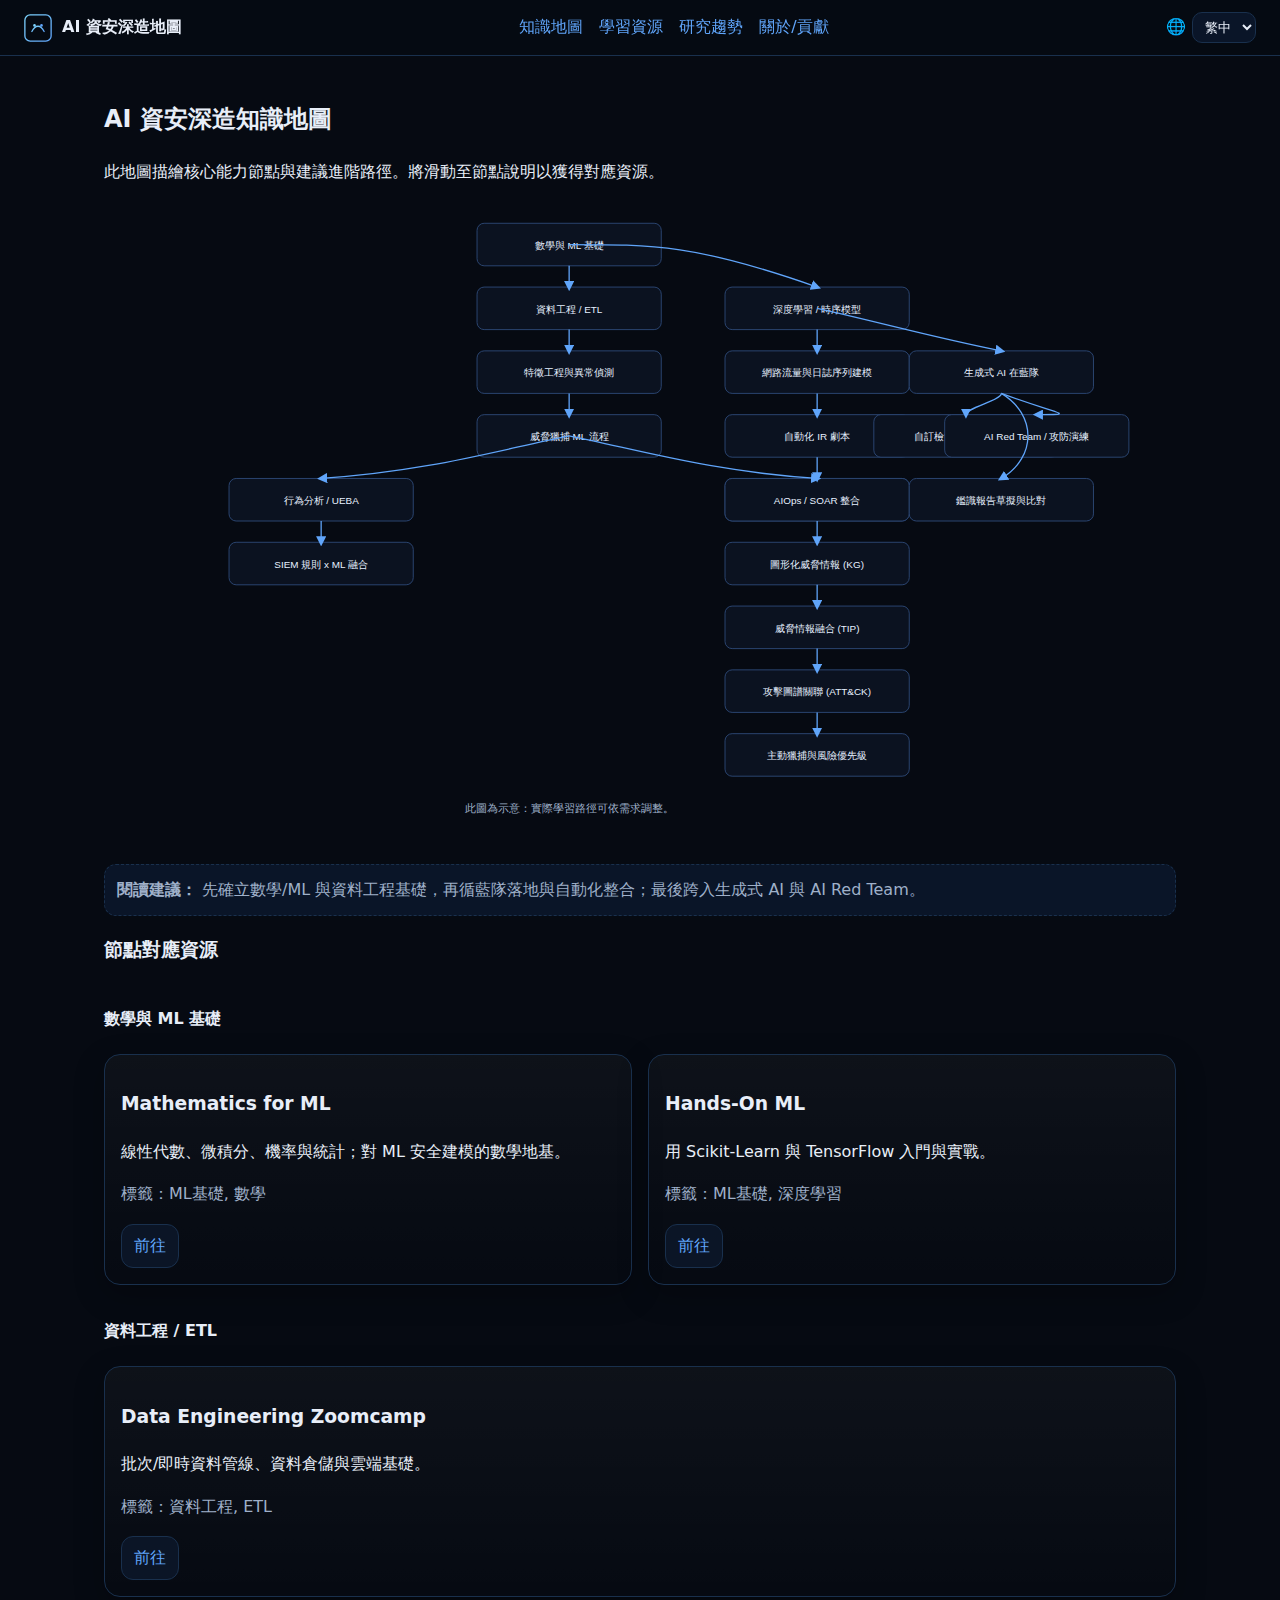
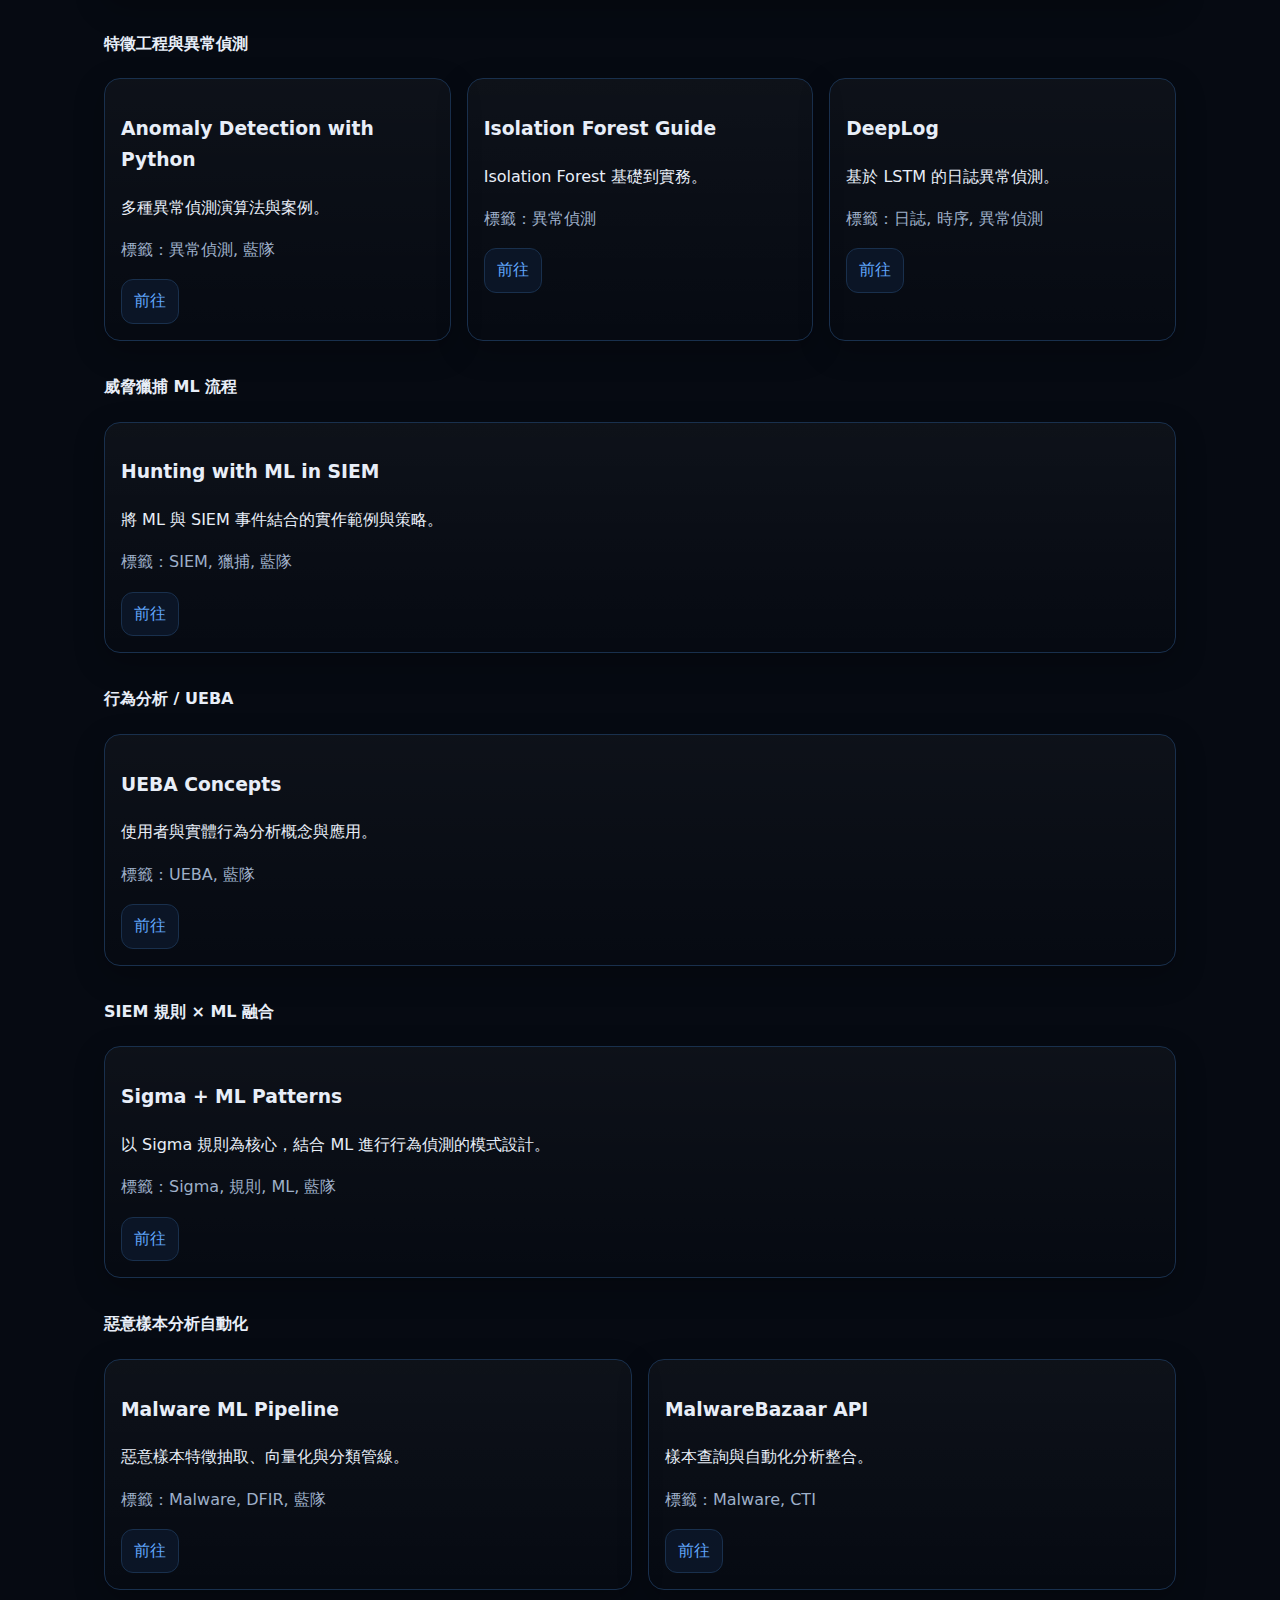
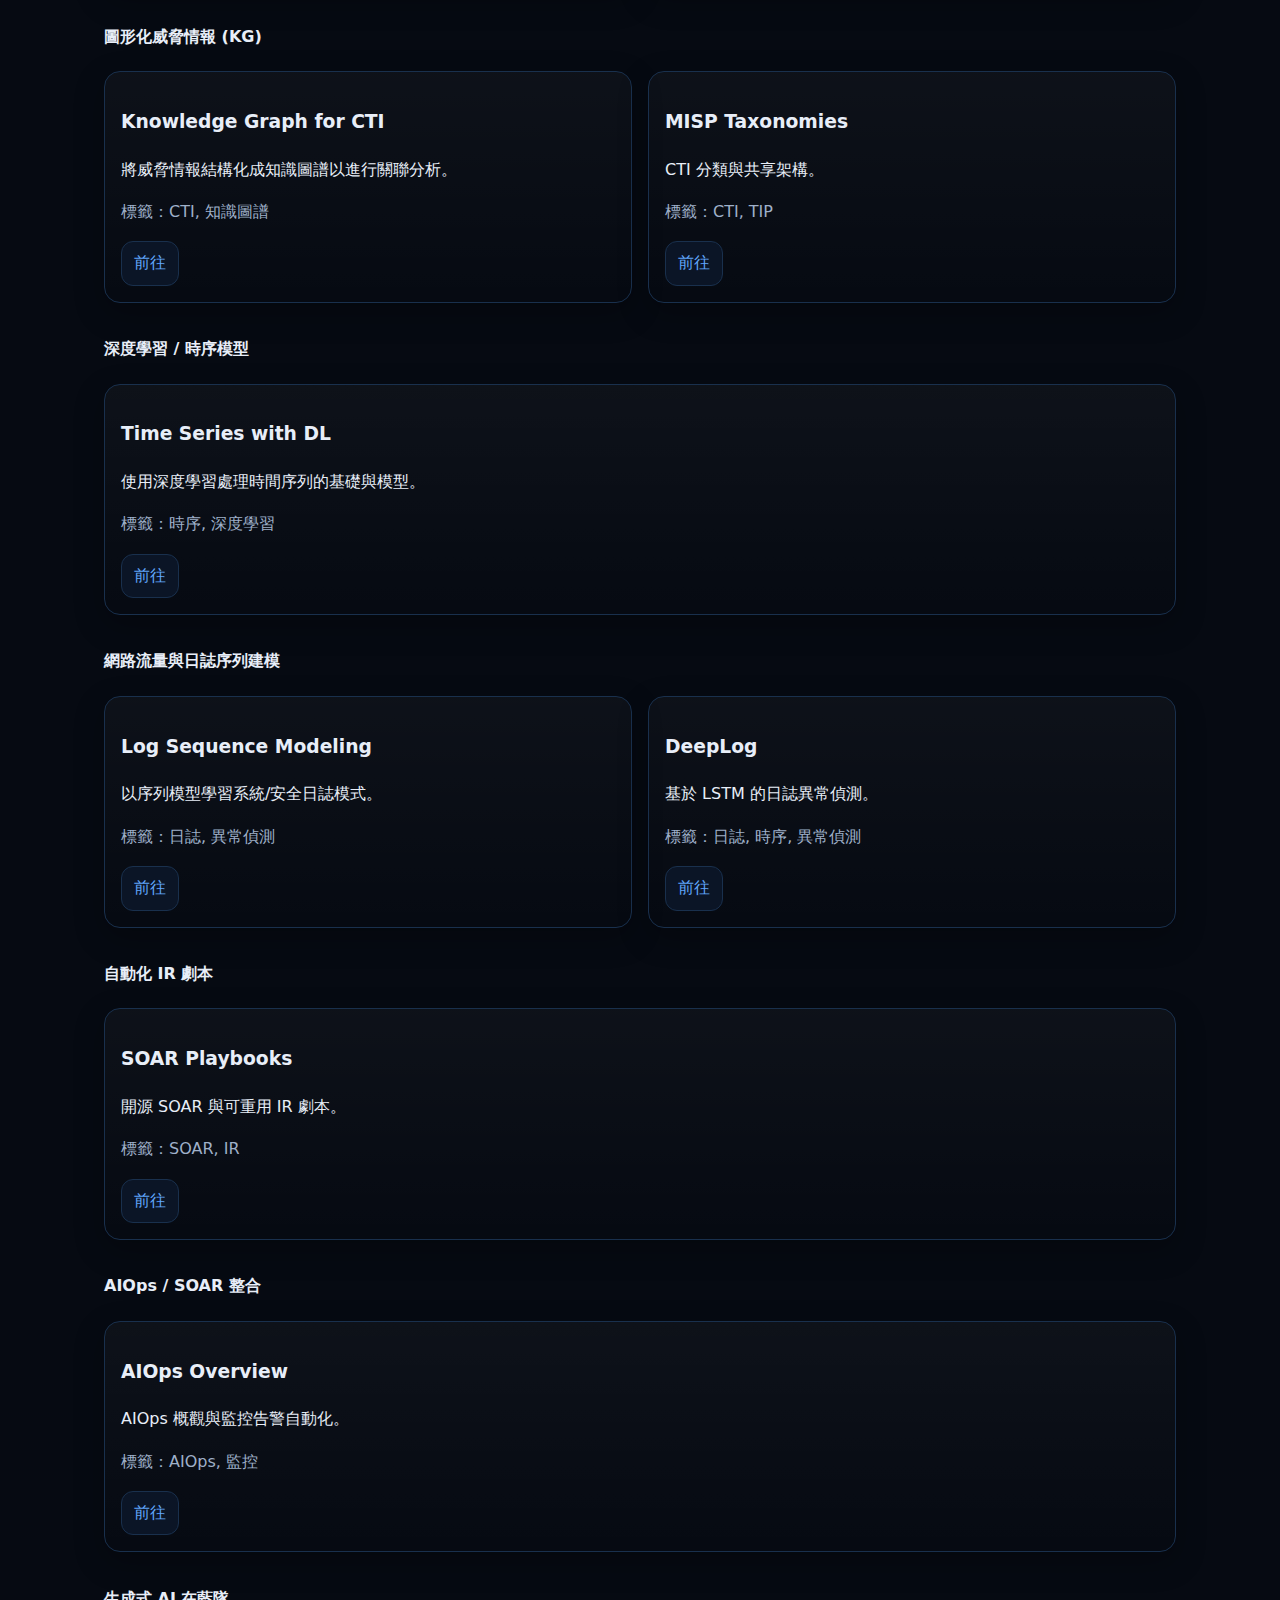
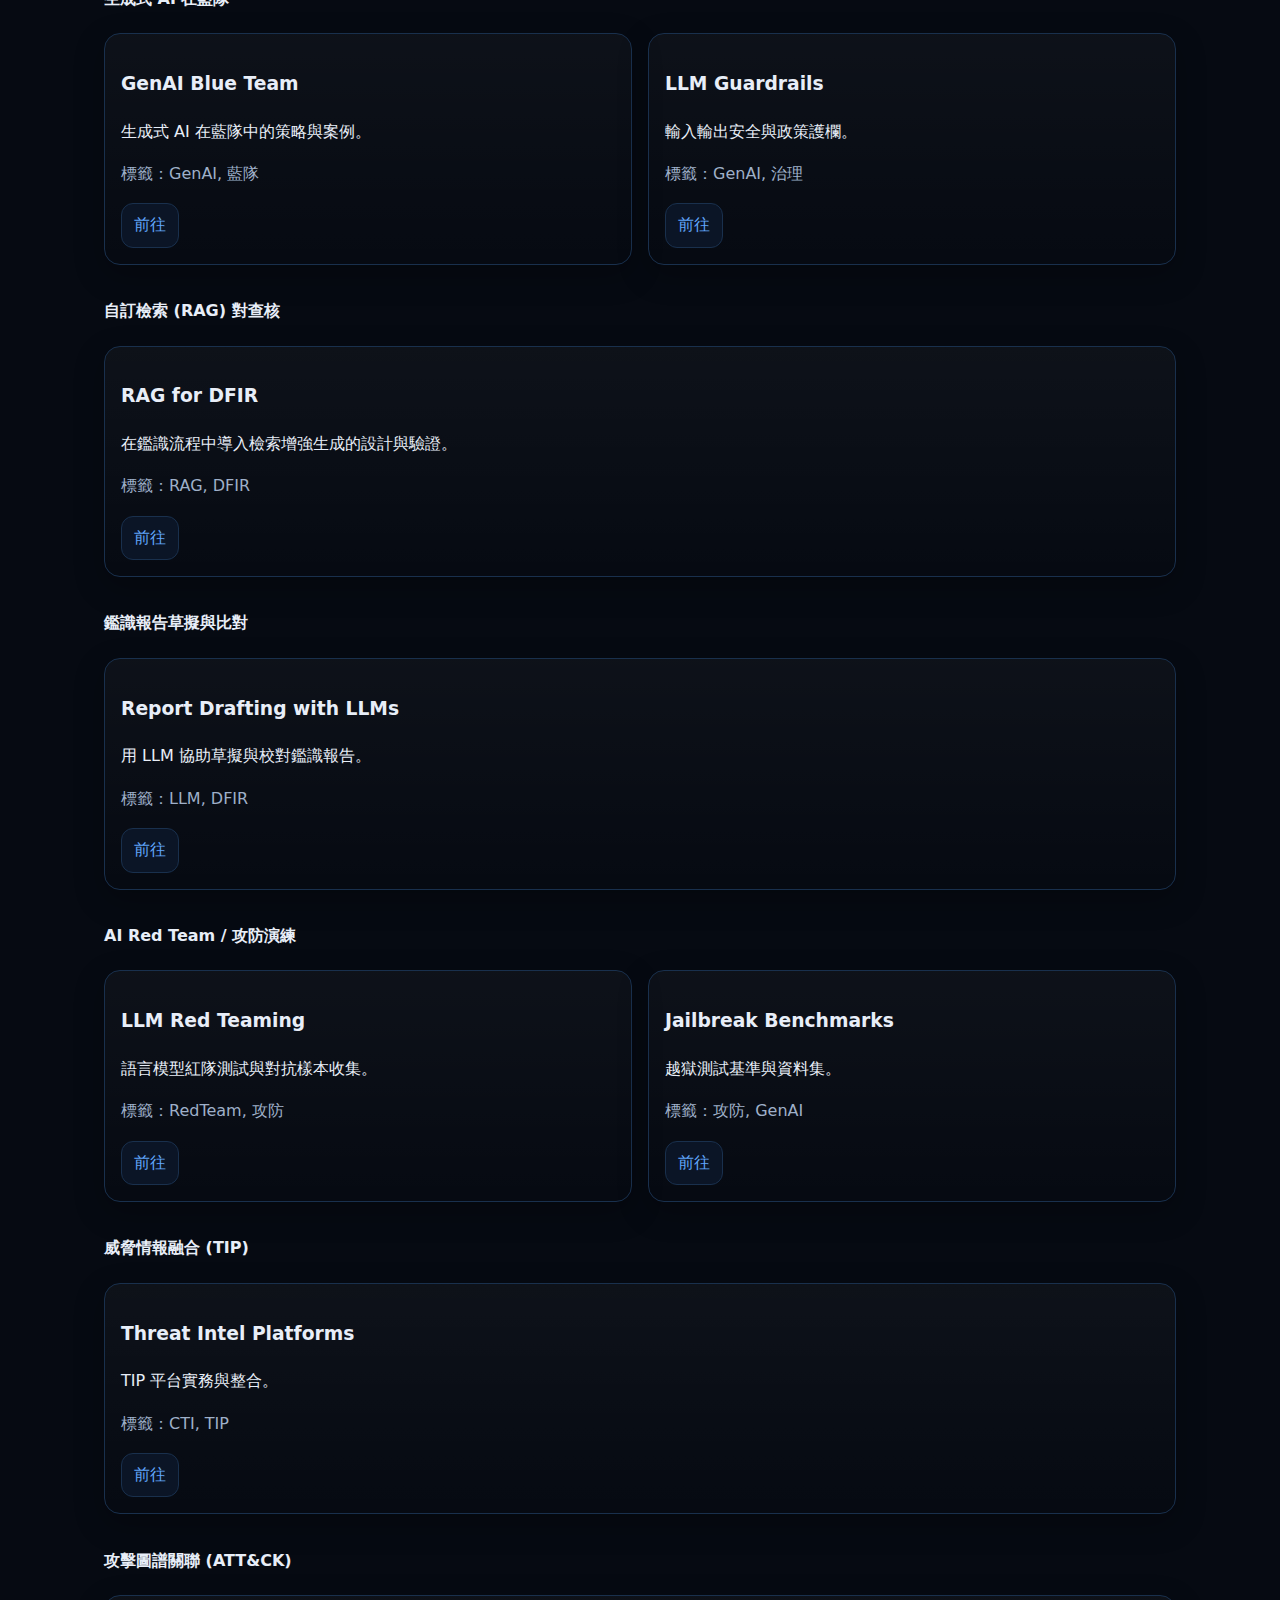
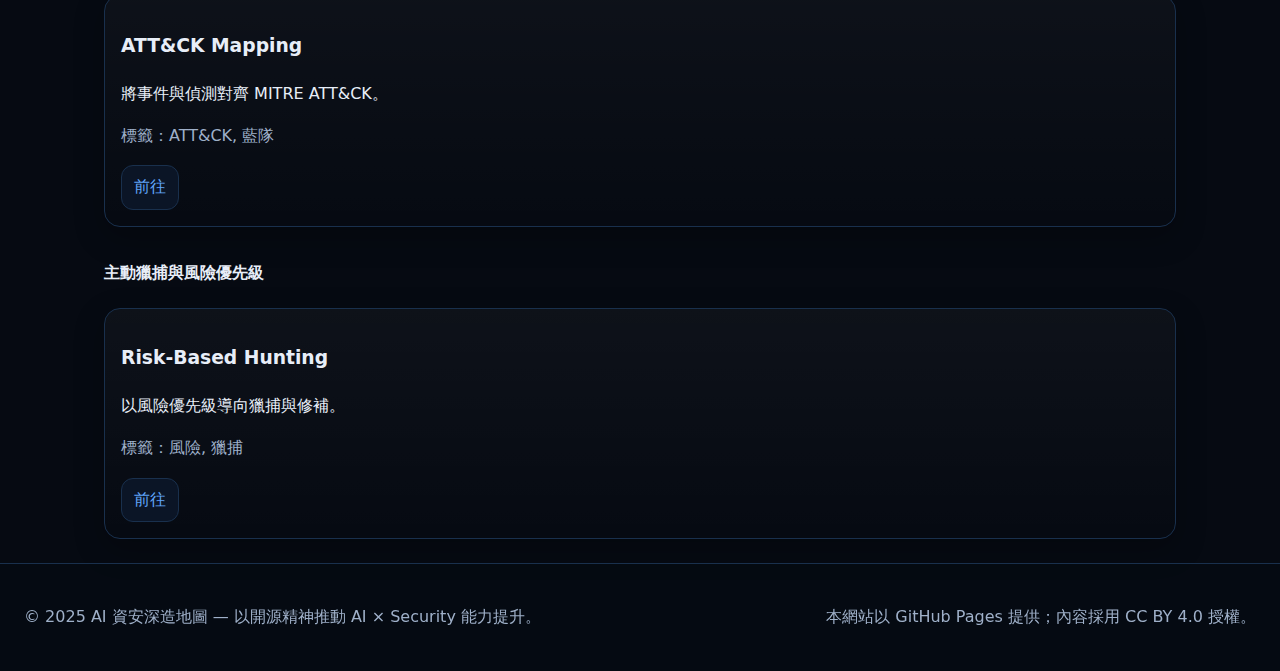
<file: map.html>
<!doctype html>
<html lang="zh-Hant">
<head>
  <meta charset="utf-8" />
  <meta name="viewport" content="width=device-width, initial-scale=1" />
  <title data-i18n="page.title.map">AI 資安深造地圖</title>
  <meta name="description" content="面向資安專家、威脅獵捕與數位鑑識工程師的 AI 深造地圖與資源索引。" />
  <meta name="theme-color" content="#0b1220" />
  
  <meta property="og:title" content="AI 資安深造地圖 | AI Security Roadmap" />
  <meta property="og:description" content="面向藍隊與鑑識專家的 AI × Security 進修地圖、資源索引與研究趨勢。" />
  <meta property="og:type" content="website" />
  <meta property="og:image" content="assets/images/og.png" />
  <meta name="twitter:card" content="summary_large_image" />
  <meta name="twitter:title" content="AI 資安深造地圖 | AI Security Roadmap" />
  <meta name="twitter:description" content="面向藍隊與鑑識專家的 AI × Security 進修地圖、資源索引與研究趨勢。" />
  <meta name="twitter:image" content="assets/images/og.png" />
  <link rel="icon" href="assets/images/favicon.svg" type="image/svg+xml" />

  <link rel="preconnect" href="https://cdn.jsdelivr.net" />
  <link rel="stylesheet" href="assets/css/style.css" />
  <script defer src="assets/js/i18n.js"></script>
  <script defer src="assets/js/main.js"></script>
</head>
<body>
  <header class="site-header">
    <a class="brand" href="index.html">
      <img src="assets/images/logo.svg" alt="logo" class="logo"/>
      <span data-i18n="site.brand">AI 資安深造地圖</span>
    </a>
    <nav>
      <a href="map.html" data-i18n="nav.map">知識地圖</a>
      <a href="resources.html" data-i18n="nav.resources">學習資源</a>
      <a href="trends.html" data-i18n="nav.trends">研究趨勢</a>
      <a href="about.html" data-i18n="nav.about">關於/貢獻</a>
    </nav>
    <div class="lang-switch">
      <label for="lang">🌐</label>
      <select id="lang">
        <option value="zh" selected>繁中</option>
        <option value="en">EN</option>
      </select>
    </div>
  </header>
  <main class="container">

<section>
  <h2 data-i18n="map.title">AI 資安深造知識地圖</h2>
  <p data-i18n="map.desc">此地圖描繪核心能力節點與建議進階路徑。將滑動至節點說明以獲得對應資源。</p>
  <figure>
    <img src="assets/images/roadmap.svg" alt="AI 資安深造知識地圖示意圖" style="width:100%;max-width:1120px"/>
  </figure>

  <div class="note">
    <strong data-i18n="map.tip_title">閱讀建議：</strong>
    <span data-i18n="map.tip">先確立數學/ML 與資料工程基礎，再循藍隊落地與自動化整合；最後跨入生成式 AI 與 AI Red Team。</span>
  </div>
</section>

<section>
  <h3 data-i18n="map.section_resources">節點對應資源</h3>
  <div id="node-resources" class="list"></div>
</section>

<script defer src="assets/js/map.js"></script>

  </main>
  <footer class="site-footer">
    <p>© 2025 AI 資安深造地圖 — <span data-i18n="footer.mission">以開源精神推動 AI × Security 能力提升。</span></p>
    <p data-i18n="footer.license">本網站以 GitHub Pages 提供；內容採用 CC BY 4.0 授權。</p>
  </footer>
</body>
</html>
</file>
<file: assets/css/style.css>
:root {
  --bg: #060a12;
  --card: #0b1323;
  --muted: #9fb0c9;
  --text: #e8eef8;
  --acc: #7dd3fc; /* cyan-300 */
  --acc-2: #60a5fa; /* blue-400 */
  --border: #19304d;
}

* { box-sizing: border-box; }
html, body { margin: 0; padding: 0; }
body {
  font-family: ui-sans-serif, system-ui, -apple-system, "Noto Sans TC", "PingFang TC", "Microsoft JhengHei", Arial, sans-serif;
  background: radial-gradient(1200px 600px at 70% -20%, #0b1220 0, var(--bg) 55%);
  color: var(--text);
  line-height: 1.65;
}

a { color: var(--acc-2); text-decoration: none; }
a:hover { text-decoration: underline; }

.container { max-width: 1120px; margin: 0 auto; padding: 24px; }

.site-header, .site-footer {
  border-bottom: 1px solid var(--border);
  background: rgba(5,10,18,0.65);
  backdrop-filter: blur(6px);
}

.site-header { position: sticky; top: 0; z-index: 10; }
.site-footer { border-top: 1px solid var(--border); border-bottom: none; text-align: center; padding: 24px; color: var(--muted); }

.site-header .brand { display: flex; align-items: center; gap: 10px; color: var(--text); font-weight: 700; }
.logo { width: 28px; height: 28px; }

header nav { display: flex; gap: 16px; align-items: center; }
header, footer { padding: 12px 24px; display: flex; align-items: center; justify-content: space-between; }

.lang-switch { display: flex; align-items: center; gap: 6px; color: var(--muted); }
.lang-switch select {
  background: #0a1528; color: var(--text);
  border: 1px solid var(--border); border-radius: 10px; padding: 6px 8px;
}

.hero {
  padding: 64px 0 32px;
  display: grid; gap: 16px;
}
.hero h1 { font-size: clamp(28px, 4vw, 40px); margin: 0; }
.hero p { color: var(--muted); margin: 0; }

.cards { display: grid; grid-template-columns: repeat(auto-fit, minmax(260px, 1fr)); gap: 16px; }
.card {
  background: linear-gradient(180deg, rgba(255,255,255,0.03), rgba(255,255,255,0.00));
  border: 1px solid var(--border);
  border-radius: 16px;
  padding: 16px;
  box-shadow: 0 10px 30px rgba(0,0,0,0.25);
}

.btn {
  display: inline-block;
  border: 1px solid var(--border);
  padding: 8px 12px;
  border-radius: 12px;
  background: #0b1526;
}
.btn.primary {
  background: linear-gradient(90deg, var(--acc), var(--acc-2));
  color: #072b13;
  font-weight: 700;
}

.toolbar { display: flex; gap: 8px; margin: 12px 0 20px; }
input[type="search"], select {
  background: #0b1628;
  color: var(--text);
  border: 1px solid var(--border);
  border-radius: 12px;
  padding: 10px 12px;
  width: 100%;
}

.list { display: grid; gap: 12px; }
.list .item {
  display: grid;
  grid-template-columns: 1fr auto;
  gap: 12px;
  background: var(--card);
  border: 1px solid var(--border);
  border-radius: 14px;
  padding: 12px;
}

.muted { color: var(--muted); }

.note {
  background: #0a1528;
  border: 1px dashed var(--border);
  border-radius: 12px;
  padding: 12px;
  color: var(--muted);
  margin-top: 12px;
}

.mermaid { background: var(--card); border-radius: 12px; padding: 12px; border: 1px solid var(--border); overflow: auto; }
</file>
